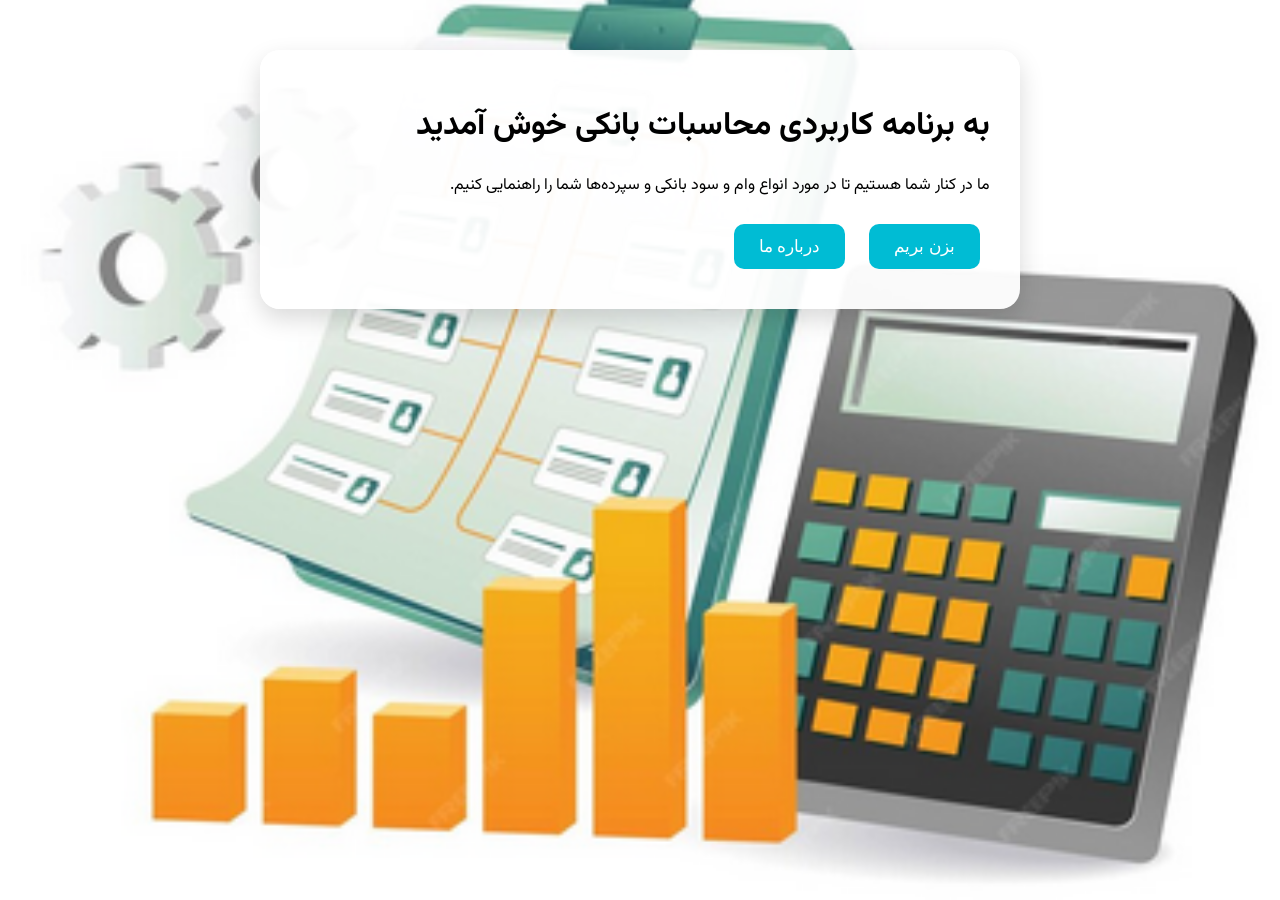
<file: index.html>
<!DOCTYPE html>
<html lang="fa">
<head>
  <meta charset="UTF-8">
  <title>بانک من</title>
  <link href="https://fonts.googleapis.com/css2?family=Vazirmatn:wght@300;500;700&display=swap" rel="stylesheet">
  <link rel="stylesheet" href="style.css">
</head>
<body class="center">

  <div class="container">
    <h1>به برنامه کاربردی محاسبات بانکی خوش آمدید</h1>
    <p>ما در کنار شما هستیم تا در مورد انواع وام و سود بانکی و سپرده‌ها شما را راهنمایی کنیم.</p>

    <button type="button" onclick="location.href='menu.html'">بزن بریم</button>
    <button type="button" onclick="alert('این نرم‌افزار توسط حجت کمالی ساخته شده است.')">درباره ما</button>
  </div>

</body>
</html>
</file>
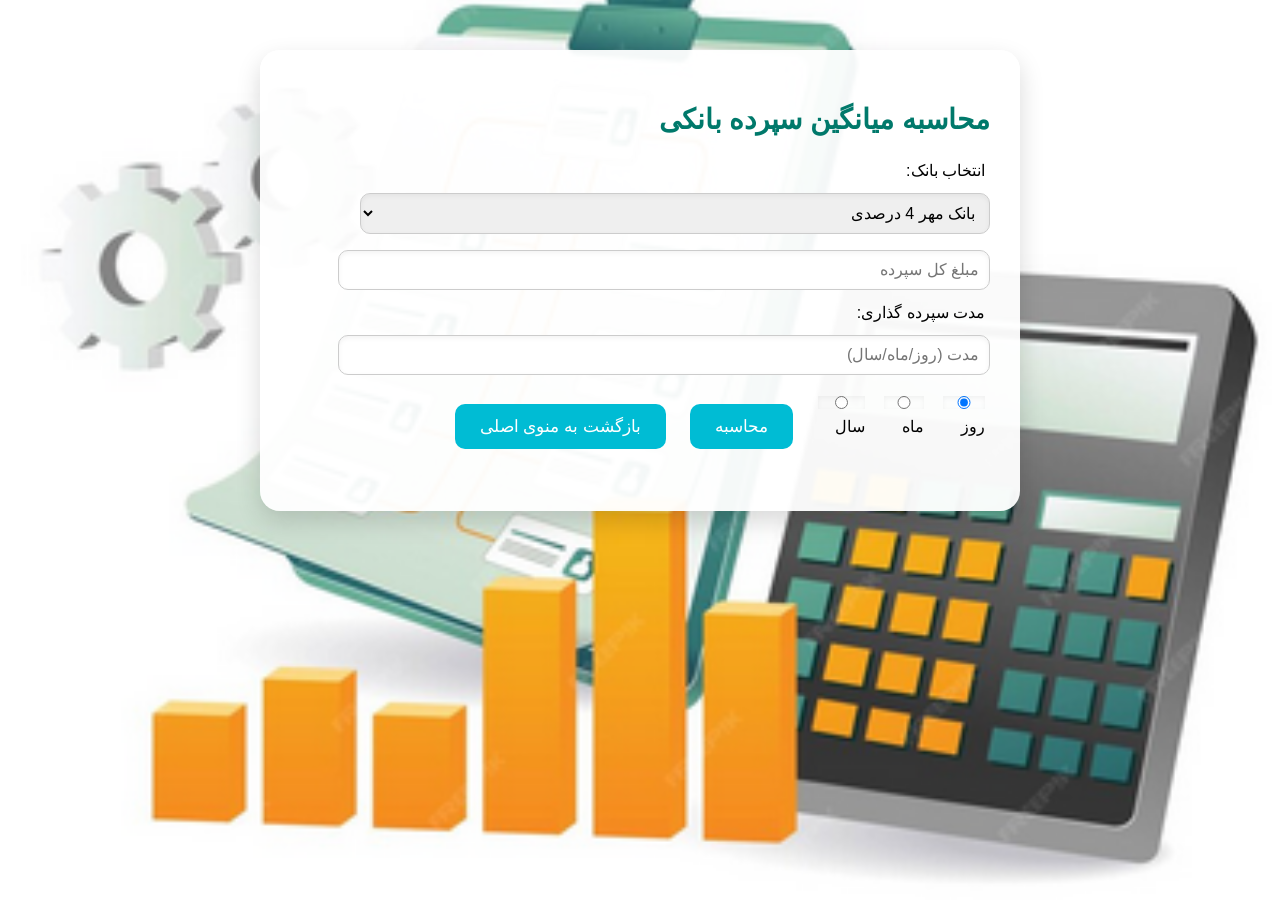
<file: average-deposit.html>
<!DOCTYPE html>
<html lang="fa">
<head>
<meta charset="UTF-8">
<title>میانگین سپرده بانکی</title>
<link rel="stylesheet" href="style.css">
</head>
<body>
<div class="container">
  <h2>محاسبه میانگین سپرده بانکی</h2>

  <label>انتخاب بانک:</label>
  <select id="bankSelect">
    <option value="mehr">بانک مهر 4 درصدی</option>
    <option value="resalat">بانک رسالت 2 درصدی</option>
    <option value="other">سایر بانک‌ها 25 درصدی</option>
  </select>

  <input type="text" id="totalAmount" placeholder="مبلغ کل سپرده" oninput="formatNumber(this)">
  <label>مدت سپرده گذاری:</label>
  <input type="number" id="duration" placeholder="مدت (روز/ماه/سال)">
  <label><input type="radio" name="durationType" value="day" checked> روز</label>
  <label><input type="radio" name="durationType" value="month"> ماه</label>
  <label><input type="radio" name="durationType" value="year"> سال</label>

  <button onclick="calculateAverage()">محاسبه</button>
  <button onclick="location.href='menu.html'">بازگشت به منوی اصلی</button>

  <h3 id="resultTitle"></h3>
  <p id="resultValue"></p>
</div>

<script>
function formatNumber(input){
  let value=input.value.replace(/,/g,'');
  if(!isNaN(value)&&value!=='') input.value = Number(value).toLocaleString('en-US');
}

function calculateAverage(){
  const bank = document.getElementById('bankSelect').value;
  const amount = parseFloat(document.getElementById('totalAmount').value.replace(/,/g,''));
  const duration = parseFloat(document.getElementById('duration').value);

  if(!amount || !duration) return alert('لطفاً همه فیلدها را پر کنید');

  let divisor;
  if(bank==='mehr') divisor = 7;
  else if(bank==='resalat') divisor = 9;
  else divisor = 10;

  const result = amount / divisor;

  document.getElementById('resultTitle').innerText = 'نتیجه محاسبه:';
  document.getElementById('resultValue').innerText = result.toLocaleString() + ' تومان';
}
</script>
</body>
</html>
</file>
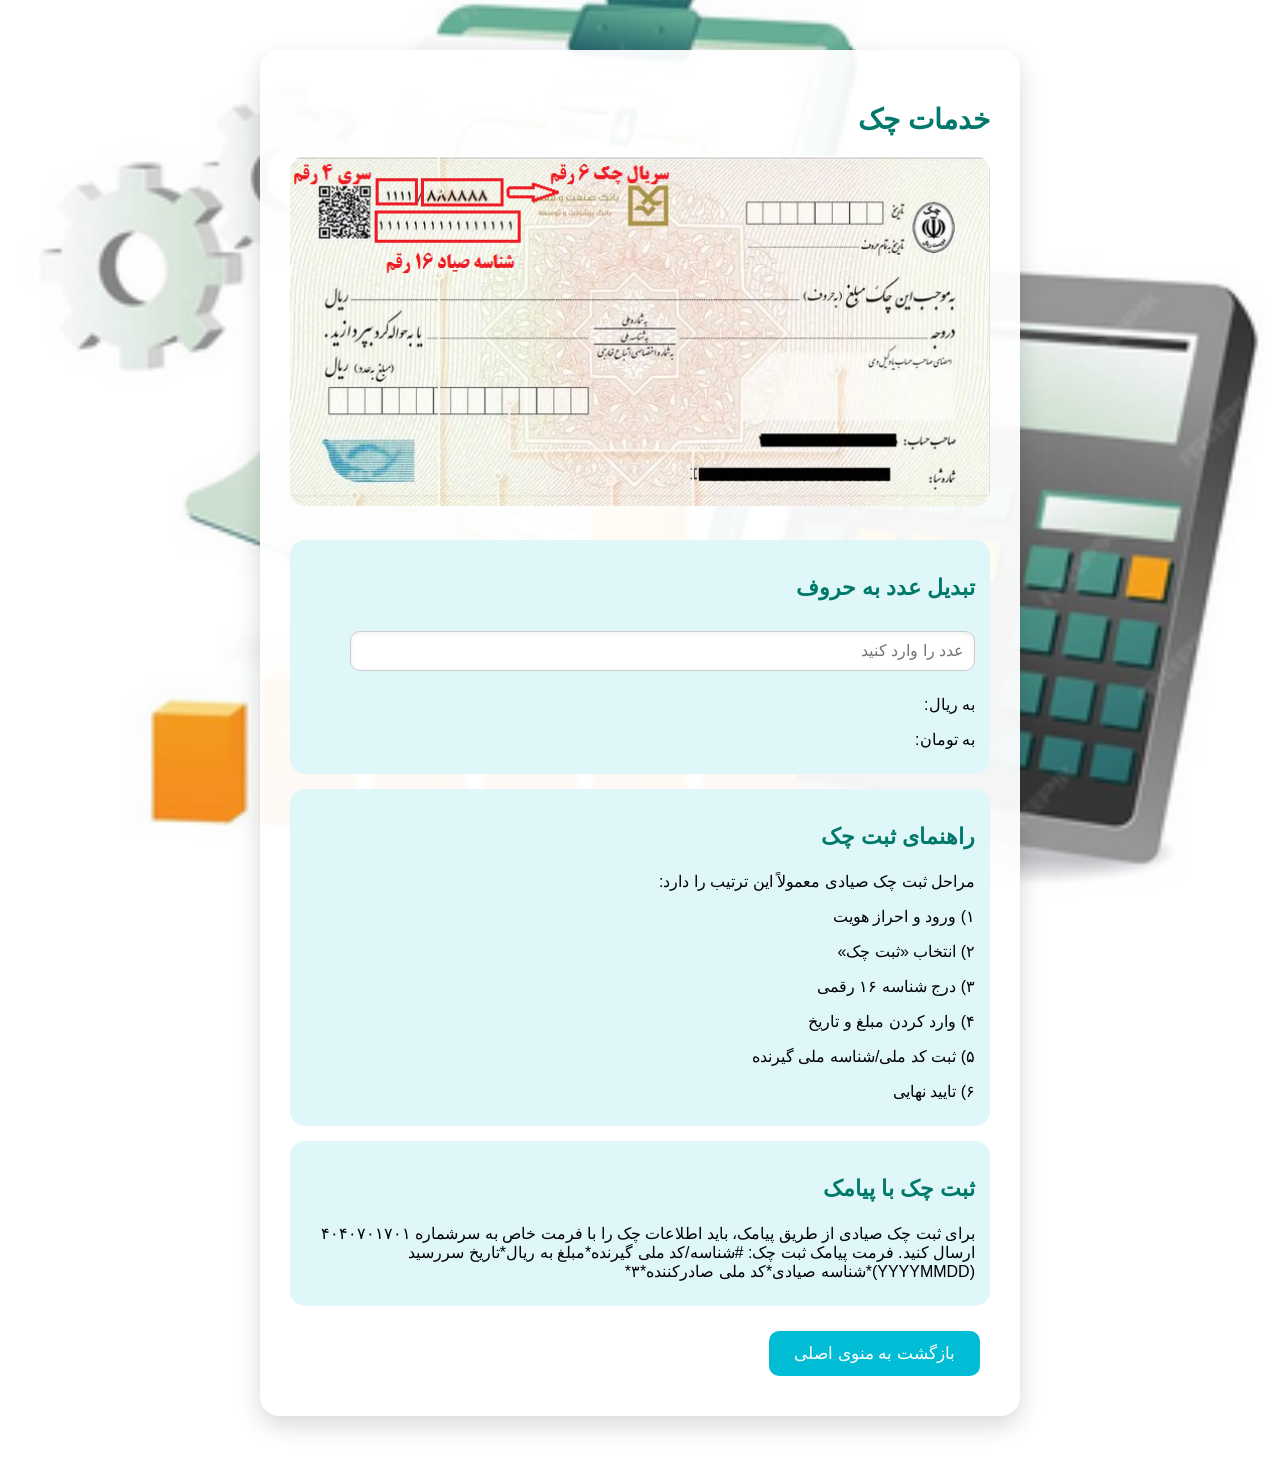
<file: cheque-services.html>
<!DOCTYPE html>
<html lang="fa">
<head>
<meta charset="UTF-8">
<title>خدمات چک</title>
<link rel="stylesheet" href="style.css">
<style>
.number-convert {
  background: #e0f7fa;
  padding: 15px;
  border-radius: 15px;
  margin: 15px 0;
  font-size: 16px;
}

h3 { margin-top: 20px; color:#00796b; }
p { font-size: 16px; margin-bottom: 10px; }
img { width: 100%; border-radius: 15px; margin-bottom: 15px; }
</style>
</head>
<body>
<div class="container">
  <h2>خدمات چک</h2>

  <img src="images/check-image.jpg" alt="تصویر چک">

  <div class="number-convert">
    <h3>تبدیل عدد به حروف</h3>
    <input type="text" id="numberInput" placeholder="عدد را وارد کنید" oninput="convertNumber()">
    <p>به ریال: <span id="textRial"></span></p>
    <p>به تومان: <span id="textToman"></span></p>
  </div>

  <div class="number-convert">
    <h3>راهنمای ثبت چک</h3>
    <p>مراحل ثبت چک صیادی معمولاً این ترتیب را دارد:</p>
    <p>۱) ورود و احراز هویت</p>
    <p>۲) انتخاب «ثبت چک»</p>
    <p>۳) درج شناسه ۱۶ رقمی</p>
    <p>۴) وارد کردن مبلغ و تاریخ</p>
    <p>۵) ثبت کد ملی/شناسه ملی گیرنده</p>
    <p>۶) تایید نهایی</p>
  </div>

  <div class="number-convert">
    <h3>ثبت چک با پیامک</h3>
    <p>برای ثبت چک صیادی از طریق پیامک، باید اطلاعات چک را با فرمت خاص به سرشماره ۴۰۴۰۷۰۱۷۰۱ ارسال کنید.  
    فرمت پیامک ثبت چک:  
    #شناسه/کد ملی گیرنده*مبلغ به ریال*تاریخ سررسید (YYYYMMDD)*شناسه صیادی*کد ملی صادرکننده*۳*</p>
  </div>

  <button onclick="location.href='menu.html'">بازگشت به منوی اصلی</button>
</div>

<script>
function numberToWords(num) {
  if (num === 0) return 'صفر';
  const small = ['','یک','دو','سه','چهار','پنج','شش','هفت','هشت','نه','ده','یازده','دوازده','سیزده','چهارده','پانزده','شانزده','هفده','هجده','نوزده'];
  const tens = ['','','بیست','سی','چهل','پنجاه','شصت','هفتاد','هشتاد','نود'];
  const hundreds = ['','یکصد','دویست','سیصد','چهارصد','پانصد','ششصد','هفتصد','هفتصد','نهصد'];

  let words = '';
  let n = parseInt(num,10);

  if(n>=1000){
    words += numberToWords(Math.floor(n/1000)) + ' هزار ';
    n = n % 1000;
  }
  if(n>=100){
    words += hundreds[Math.floor(n/100)] + ' ';
    n = n % 100;
  }
  if(n>=20){
    words += tens[Math.floor(n/10)] + ' ';
    n = n % 10;
  }
  if(n>0) words += small[n] + ' ';
  return words.trim();
}

function convertNumber(){
  const val = document.getElementById('numberInput').value.replace(/,/g,'');
  if(!val || isNaN(val)) {
    document.getElementById('textRial').innerText='';
    document.getElementById('textToman').innerText='';
    return;
  }
  const num = parseInt(val,10);
  document.getElementById('textRial').innerText = numberToWords(num) + ' ریال';
  document.getElementById('textToman').innerText = numberToWords(Math.floor(num/10)) + ' تومان';
}
</script>
</body>
</html>
</file>
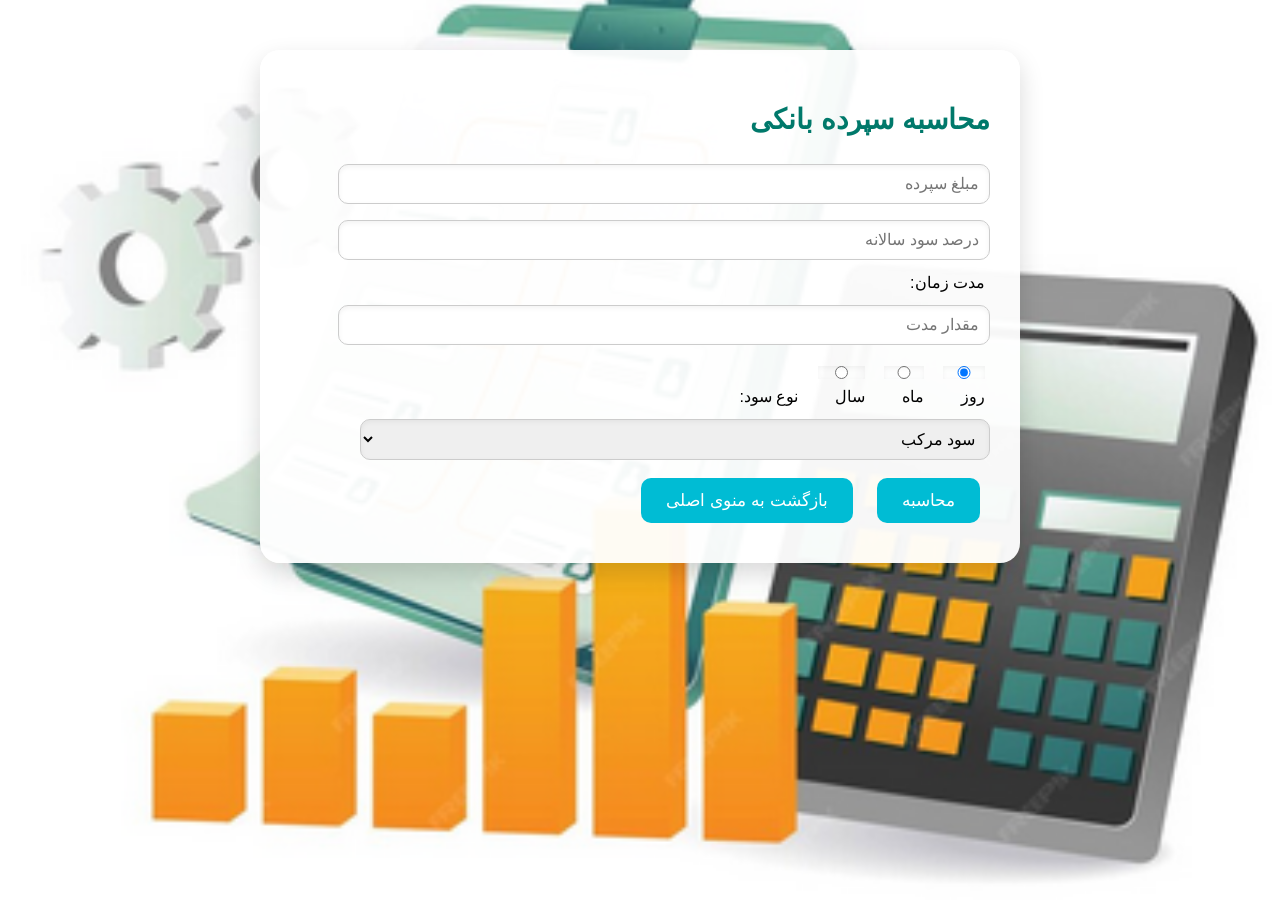
<file: deposit.html>
<!DOCTYPE html>
<html lang="fa">
<head>
<meta charset="UTF-8">
<title>محاسبه سپرده بانکی</title>
<link rel="stylesheet" href="style.css">
</head>
<body>
<div class="container">
  <h2>محاسبه سپرده بانکی</h2>

  <input type="text" id="amountInput" placeholder="مبلغ سپرده" oninput="formatNumber(this)">
  <input type="text" id="rateInput" placeholder="درصد سود سالانه">

  <label>مدت زمان:</label>
  <input type="number" id="timeInput" placeholder="مقدار مدت">
  <label><input type="radio" name="timeType" value="day" checked> روز</label>
  <label><input type="radio" name="timeType" value="month"> ماه</label>
  <label><input type="radio" name="timeType" value="year"> سال</label>

  <label>نوع سود:</label>
  <select id="depositType">
    <option value="compound">سود مرکب</option>
    <option value="simple">سود ساده</option>
  </select>

  <button onclick="saveDepositData()">محاسبه</button>
  <button onclick="location.href='menu.html'">بازگشت به منوی اصلی</button>
</div>

<script>
function formatNumber(input){
  let value = input.value.replace(/,/g,'');
  if(!isNaN(value) && value!=='') input.value = Number(value).toLocaleString('en-US');
}

function saveDepositData(){
  const amount = document.getElementById('amountInput').value.replace(/,/g,'');
  const rate = document.getElementById('rateInput').value;
  const time = parseFloat(document.getElementById('timeInput').value);
  const type = document.getElementById('depositType').value;
  const timeType = document.querySelector('input[name="timeType"]:checked').value;

  if(!amount || !rate || !time) return alert('لطفاً همه فیلدها را پر کنید');

  let totalMonths;
  if(timeType==='day') totalMonths = time/30;
  else if(timeType==='month') totalMonths = time;
  else if(timeType==='year') totalMonths = time*12;

  localStorage.setItem('depositAmount', amount);
  localStorage.setItem('depositRate', rate);
  localStorage.setItem('depositMonths', totalMonths);
  localStorage.setItem('depositType', type);

  window.location.href='deposit-result.html';
}
</script>
</body>
</html>
</file>
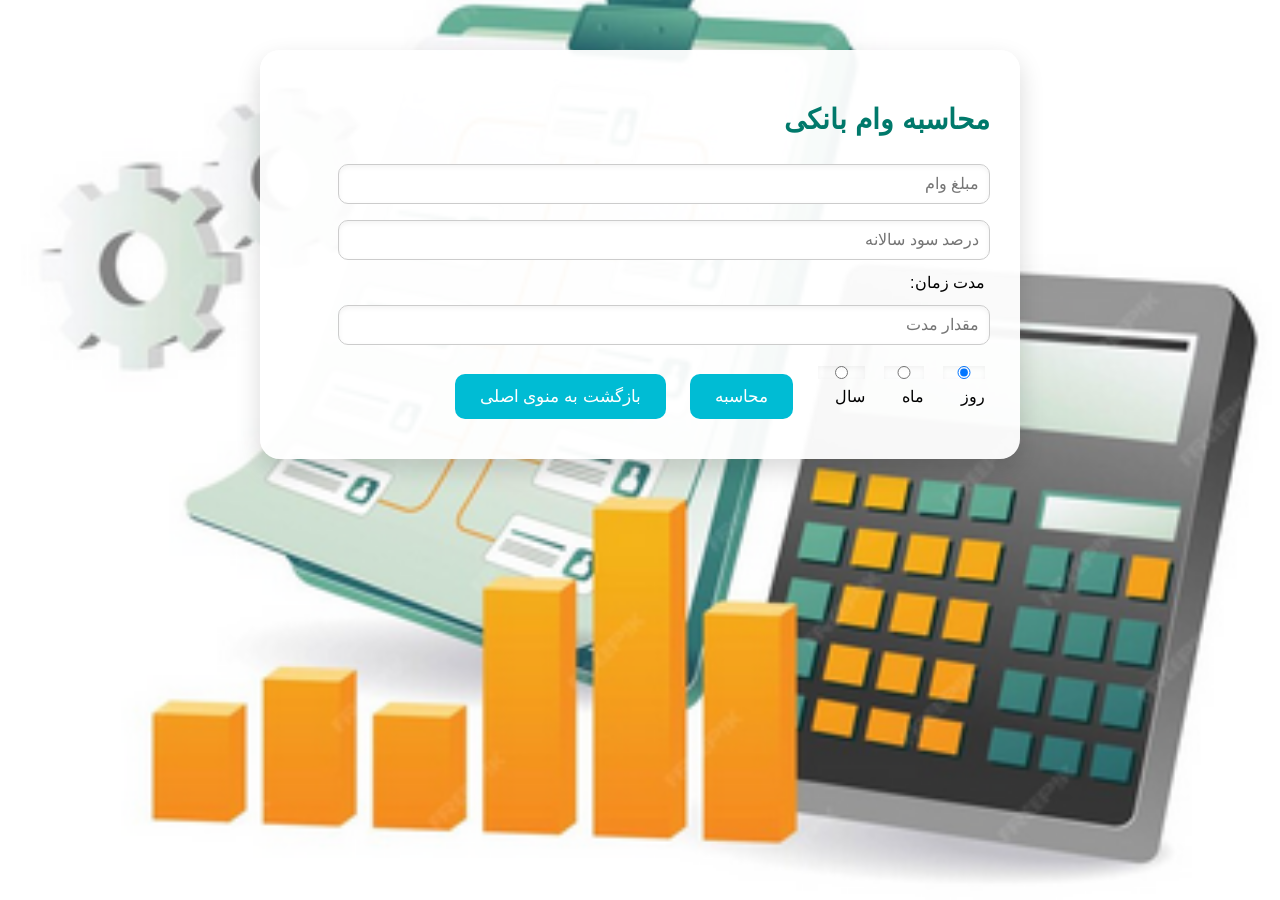
<file: loan.html>
<!DOCTYPE html>
<html lang="fa">
<head>
<meta charset="UTF-8">
<title>محاسبه وام بانکی</title>
<link rel="stylesheet" href="style.css">
</head>
<body>

<div class="container">
  <h2>محاسبه وام بانکی</h2>

  <input type="text" id="loanAmount" placeholder="مبلغ وام" oninput="formatNumber(this)">
  <input type="text" id="loanRate" placeholder="درصد سود سالانه">

  <label>مدت زمان:</label>
  <input type="number" id="loanTime" placeholder="مقدار مدت">
  <label><input type="radio" name="loanTimeType" value="day" checked> روز</label>
  <label><input type="radio" name="loanTimeType" value="month"> ماه</label>
  <label><input type="radio" name="loanTimeType" value="year"> سال</label>

  <button onclick="saveLoanData()">محاسبه</button>
  <button onclick="location.href='menu.html'">بازگشت به منوی اصلی</button>
</div>

<script>
function formatNumber(input){
  let value=input.value.replace(/,/g,'');
  if(!isNaN(value)&&value!=='') input.value = Number(value).toLocaleString('en-US');
}

function saveLoanData(){
  const amount = document.getElementById('loanAmount').value.replace(/,/g,'');
  const rate = document.getElementById('loanRate').value;
  const time = parseFloat(document.getElementById('loanTime').value);
  const timeType = document.querySelector('input[name="loanTimeType"]:checked').value;

  if(!amount || !rate || !time) return alert('لطفاً همه فیلدها را پر کنید');

  let totalMonths;
  if(timeType==='day') totalMonths = time/30;
  else if(timeType==='month') totalMonths = time;
  else if(timeType==='year') totalMonths = time*12;

  localStorage.setItem('loanAmount', amount);
  localStorage.setItem('loanRate', rate);
  localStorage.setItem('loanMonths', totalMonths);

  window.location.href='loan-result.html';
}
</script>

</body>
</html>
</file>
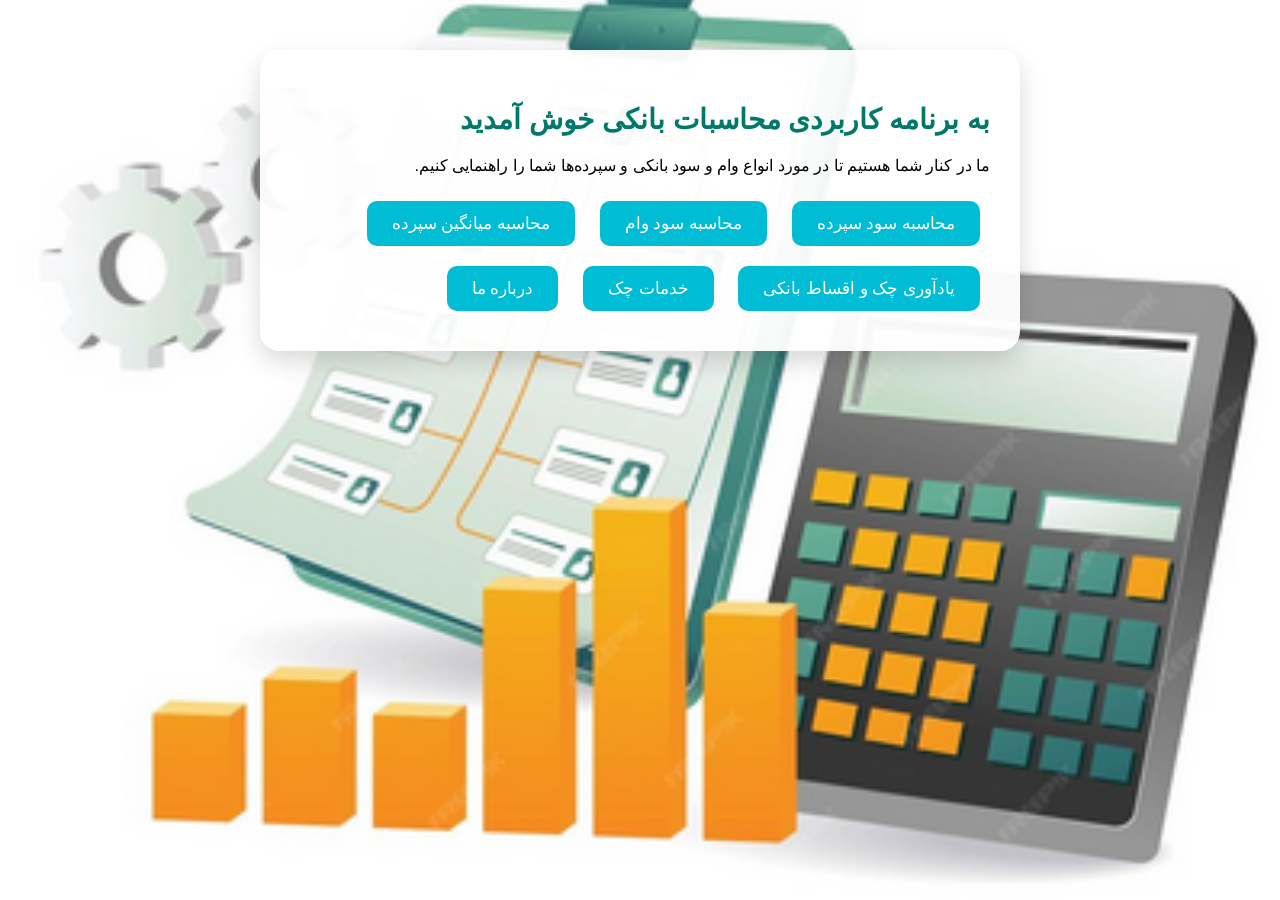
<file: menu.html>
<!DOCTYPE html>
<html lang="fa">
<head>
<meta charset="UTF-8">
<title>منوی اصلی</title>
<link rel="stylesheet" href="style.css">
</head>
<body>
<div class="container">
  <h2>به برنامه کاربردی محاسبات بانکی خوش آمدید</h2>
  <p>ما در کنار شما هستیم تا در مورد انواع وام و سود بانکی و سپرده‌ها شما را راهنمایی کنیم.</p>

  <button onclick="location.href='deposit.html'">محاسبه سود سپرده</button>
  <button onclick="location.href='loan.html'">محاسبه سود وام</button>
  <button onclick="location.href='average-deposit.html'">محاسبه میانگین سپرده</button>
  <button onclick="location.href='reminder.html'">یادآوری چک و اقساط بانکی</button>
  <button onclick="location.href='cheque-services.html'">خدمات چک</button>

  <button onclick="alert('این برنامه توسط حجت کمالی ساخته شده است.')">درباره ما</button>
</div>
</body>
</html>
</file>
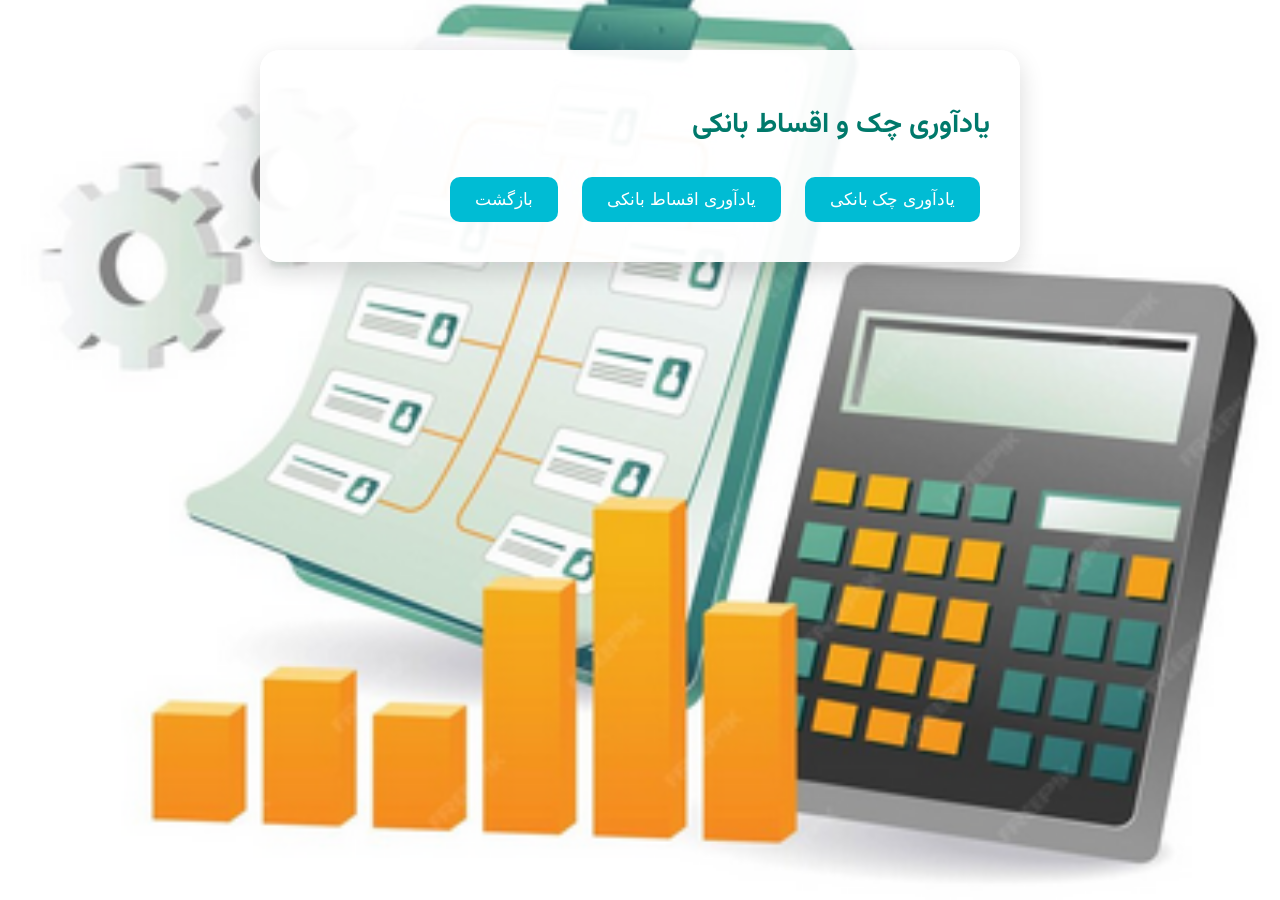
<file: reminder-menu.html>
<!DOCTYPE html>
<html lang="fa">
<head>
  <meta charset="UTF-8">
  <title>یادآوری چک و اقساط</title>
  <link href="https://fonts.googleapis.com/css2?family=Vazirmatn&display=swap" rel="stylesheet">
  <link rel="stylesheet" href="style.css">
</head>
<body class="center">

<div class="container">
  <h2>یادآوری چک و اقساط بانکی</h2>

  <button onclick="location.href='reminder-check.html'">یادآوری چک بانکی</button>
  <button onclick="location.href='reminder-loan.html'">یادآوری اقساط بانکی</button>
  <button onclick="location.href='menu.html'">بازگشت</button>
</div>

</body>
</html>
</file>
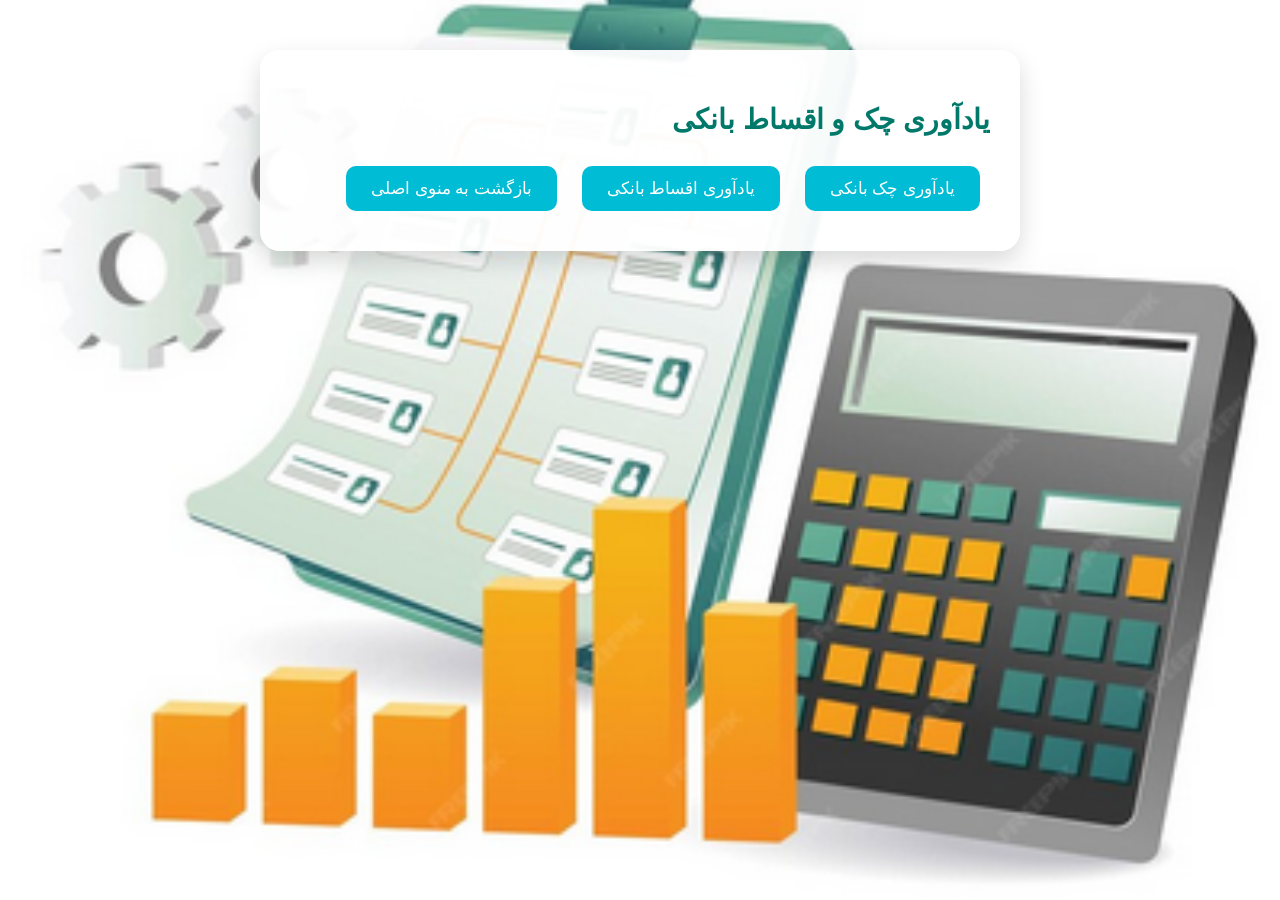
<file: reminder.html>
<!DOCTYPE html>
<html lang="fa">
<head>
<meta charset="UTF-8">
<title>یادآوری چک و اقساط بانکی</title>
<link rel="stylesheet" href="style.css">
</head>
<body>
<div class="container">
  <h2>یادآوری چک و اقساط بانکی</h2>

  <button onclick="location.href='reminder-check.html'">یادآوری چک بانکی</button>
  <button onclick="location.href='reminder-loan.html'">یادآوری اقساط بانکی</button>
  <button onclick="location.href='menu.html'">بازگشت به منوی اصلی</button>
</div>
</body>
</html>
</file>
<file: style.css>
body {
  font-family: 'Vazirmatn', sans-serif;
  background: url('images/background.jpg') no-repeat center center fixed;
  background-size: cover;
  direction: rtl;
  text-align: right;
  padding: 20px;
  margin: 0;
}

.container {
  background: rgba(255,255,255,0.95);
  padding: 30px;
  border-radius: 20px;
  max-width: 700px;
  margin: 30px auto;
  box-shadow: 0 10px 25px rgba(0,0,0,0.15);
}

h2 { font-size: 28px; color: #00796b; margin-bottom: 20px; }
h3 { font-size: 22px; color: #004d40; margin-top: 20px; }

p { font-size: 16px; }

input, select, textarea {
  width: 90%;
  padding: 10px;
  margin: 8px 0;
  border-radius: 10px;
  border: 1px solid #ccc;
  font-size: 16px;
  text-align: right;
  box-shadow: inset 0 2px 5px rgba(0,0,0,0.05);
}

button {
  padding: 12px 25px;
  margin: 10px;
  font-size: 17px;
  cursor: pointer;
  border-radius: 10px;
  background-color: #00bcd4;
  color: white;
  border: none;
  transition: 0.3s;
}
button:hover { 
  background-color: #0097a7; 
  transform: translateY(-2px); 
}

label { display: inline-block; margin: 5px; cursor: pointer; }

table {
  width: 100%;
  border-collapse: collapse;
  margin-top: 10px;
  border-radius: 10px;
  overflow: hidden;
}

table, th, td { border: 1px solid #b2dfdb; }
th, td { padding: 10px; text-align: center; }

canvas { margin-top: 20px; }

input[type="radio"] { margin-left: 5px; cursor: pointer; }
</file>
